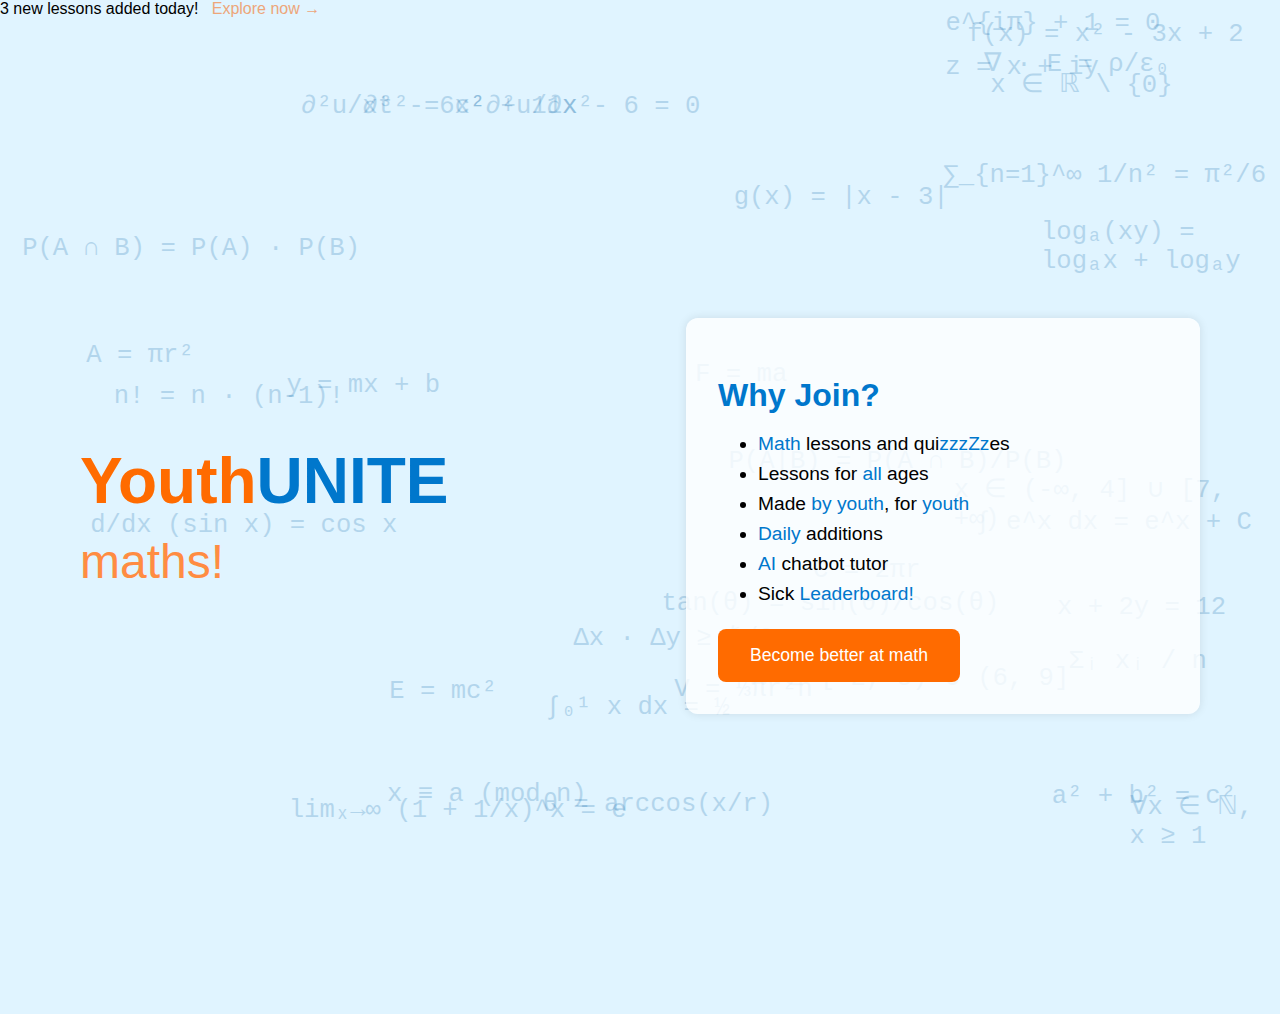
<file: templates/index.html>
<!DOCTYPE html>
<html lang="en">
<head>
  <meta charset="UTF-8" />
  <meta name="viewport" content="width=device-width, initial-scale=1.0"/>
  <title>YouthUNITE Maths</title>
  <link rel="stylesheet" href="/static/css/index.css">
  <link rel="stylesheet" href="/static/css/selection.css">
</head>
<body>
  <div class="top-banner">
    3 new lessons added today! &nbsp; <a href="/view" class="explore-link" style="text-decoration: none; color:#eda67a;">Explore now &rarr;</a>
</div>

  <div class="container">
    <div class="left">
      <div class="title">
        <span class="youth">Youth</span><span class="unite">UNITE</span>
      </div>
      <div class="maths">maths!</div>
    </div>

    <div class="right">
      <h2>Why Join?</h2>
      <ul class="stats">
        <li><span style="color: #0077cc;">Math</span> lessons and qui<span style="color: #0077cc;">zzzZz</span>es</li>
        <li>Lessons for <span style="color: #0077cc;">all</span> ages</li>
        <li>Made <span style="color: #0077cc;">by youth</span>, for <span style="color: #0077cc;">youth</span></li>
        <li><span style="color: #0077cc;">Daily</span> additions</li>
        <li><span style="color: #0077cc;">AI</span> chatbot tutor</li>
        <li>Sick <span style="color: #0077cc;">Leaderboard!</span></li>
      </ul>
      <button class="cta-button" onclick="window.location.href='/view'">
  Become better at math
</button>


    </div>
    

  </div>
  
  <script src="/static/js/index.js"></script>
</body>
</html>
</file>
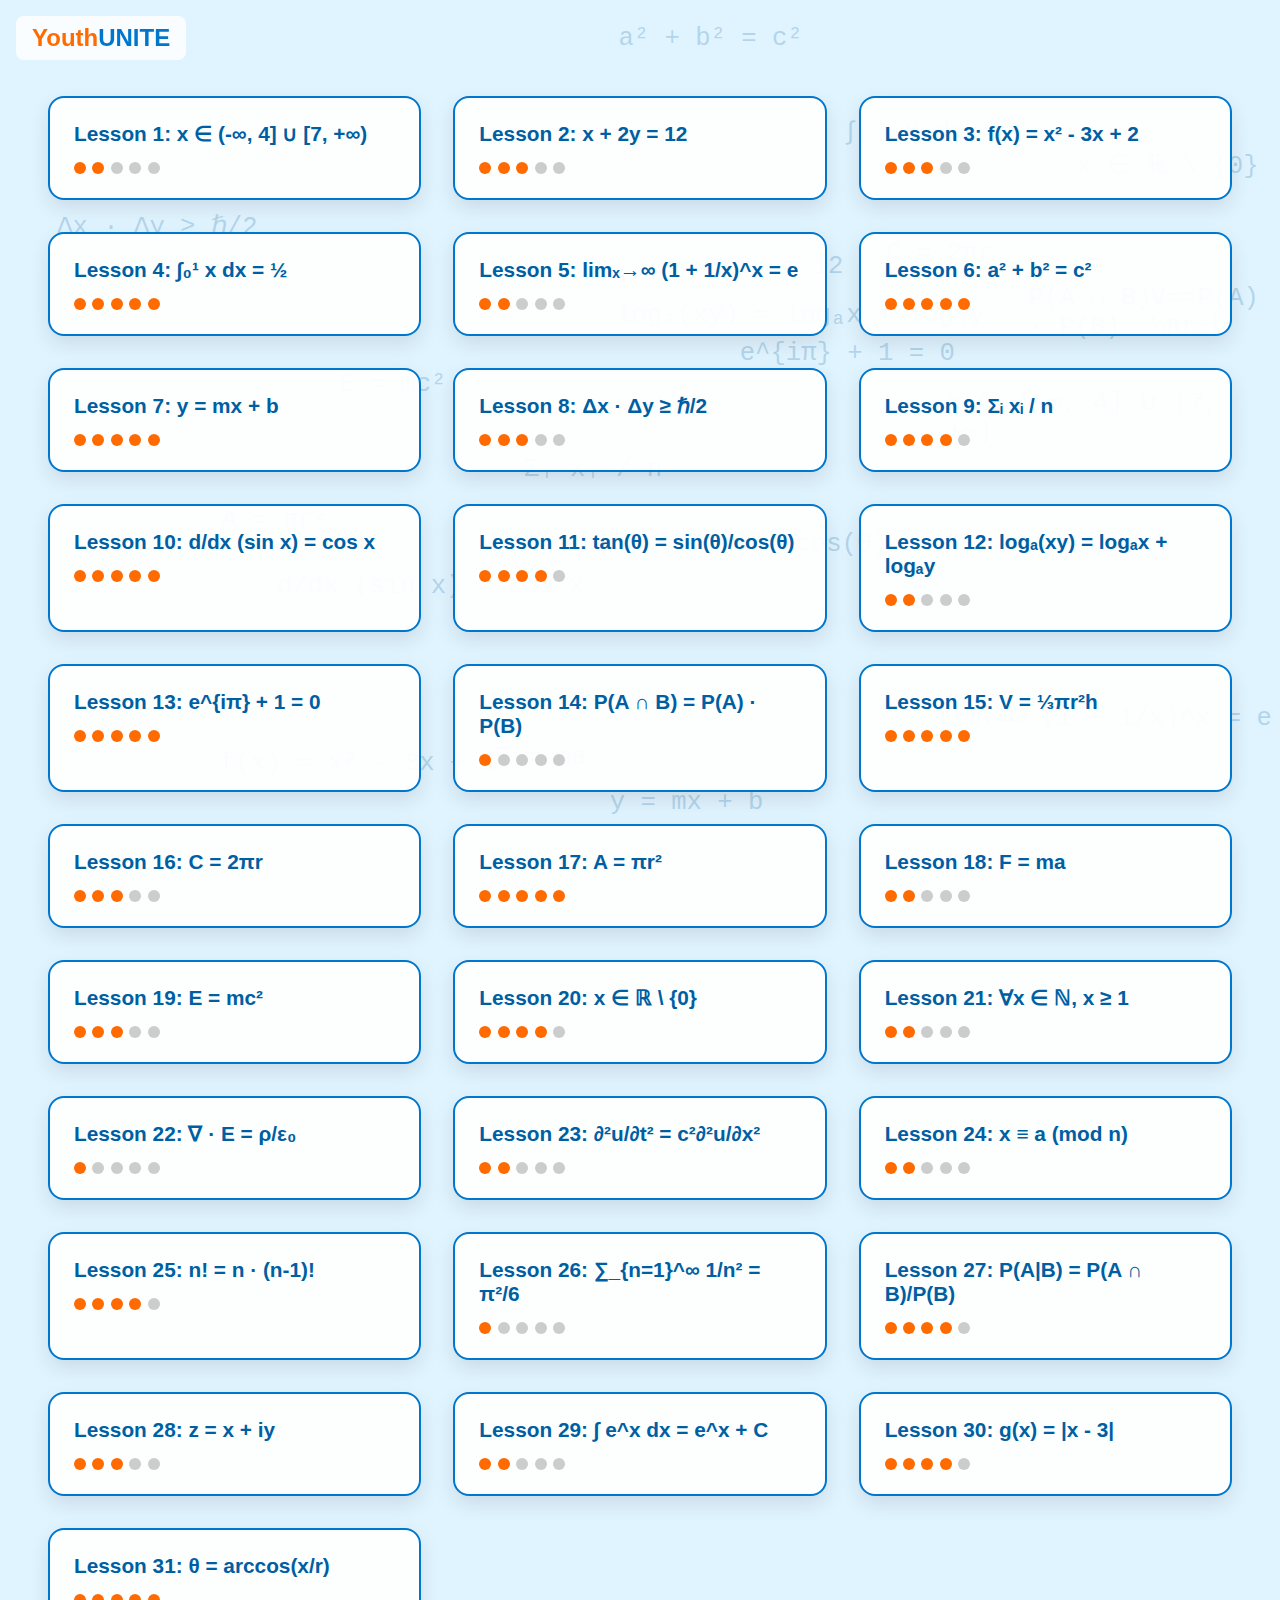
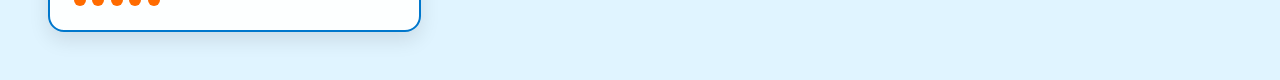
<file: templates/view.html>
<!DOCTYPE html>
<html lang="en">
<head>
  <meta charset="UTF-8" />
  <meta name="viewport" content="width=device-width, initial-scale=1.0"/>
  <title>YouthUNITE Maths Lessons</title>
  <link rel="stylesheet" href="/static/css/view.css">
</head>
<body>
  <div class="logo" style="cursor: pointer;" onclick="window.location.href='/'"><span style="color: #ff6b00;">Youth</span><span style="color: #0077cc;">UNITE</span></div>

  <div class="lesson-grid" id="lessonGrid" style="cursor: pointer;"></div>

  
  
  <!--
  <footer>
    <p>
      <a href="https://github.com/youthunite/maths" target="_blank">Open on GitHub</a> &nbsp;|&nbsp;
      <a href="https://youthunite.online" target="_blank">Go back to home</a>
    </p>
  </footer>
-->
    <script src="/static/js/view.js"></script>
</body>
</html>
</file>
<file: static/css/index.css>
body {
  margin: 0;
  padding: 0;
  font-family: 'Segoe UI', sans-serif;
  background: #e0f4ff;
  overflow: hidden;
}
.container {
  display: flex;
  justify-content: space-between;
  align-items: center;
  height: 100vh;
  padding: 3rem 5rem;
  position: relative;
  z-index: 1;
}
.left {
  flex: 1;
  z-index: 2;
}
.title {
  font-size: 4rem;
  font-weight: bold;
}
.title .youth {
  color: #ff6b00;
}
.title .unite {
  color: #0077cc;
}
.maths {
  font-family: 'Comic Sans MS', cursive, sans-serif;
  font-size: 3rem;
  color: #ff8c42;
  animation: bounce 2s infinite;
  margin-top: 1rem;
}
@keyframes bounce {
  0%, 100% { transform: translateY(0) rotate(-5deg); }
  50% { transform: translateY(-10px) rotate(-5deg); }
}
.right {
  flex: 1;
  background: #ffffffcc;
  border-radius: 12px;
  padding: 2rem;
  box-shadow: 0 0 10px rgba(0,0,0,0.1);
  max-width: 450px;
  z-index: 2;
}
.right h2 {
  color: #0077cc;
  font-size: 2rem;
  margin-bottom: 1rem;
}
.stats {
  font-size: 1.2rem;
  margin-bottom: 1.5rem;
}
.stats li {
  margin: 0.5rem 0;
}
.cta-button {
  background-color: #ff6b00;
  color: white;
  border: none;
  padding: 1rem 2rem;
  font-size: 1.1rem;
  border-radius: 8px;
  cursor: pointer;
  transition: background-color 0.3s ease;
}
.cta-button:hover {
  background-color: #e65c00;
}
.equation {
  position: absolute;
  font-size: 1.6rem;
  font-family: 'Courier New', monospace;
  color: #005fa3;
  opacity: 0.2;
  pointer-events: auto;
  animation: float 12s infinite ease-in-out;
  transition: all 0.3s ease;
}

.equation:hover {
  opacity: 1;
  color: #ff6b00;
  transform: scale(1.2) rotate(2deg);
  z-index: 3;
  background: #ffffffaa;
  padding: 0.2rem 0.5rem;
  border-radius: 6px;
}

@keyframes float {
  0% { transform: translateY(0); }
  50% { transform: translateY(-40px); }
  100% { transform: translateY(0); }
}
@media (max-width: 768px) {
  .container {
    flex-direction: column;
    padding: 2rem;
  }
  .right {
    margin-top: 2rem;
    width: 100%;
  }
  .title {
    font-size: 3rem;
  }
  .maths {
    font-size: 2.5rem;
  }
}
</file>
<file: static/css/selection.css>
::selection {
  background-color: #eda67a;
  color: #000000;           
}

::-moz-selection {
  background-color: #eda67a;
  color: #000000;
}
</file>
<file: static/css/view.css>
body {
  margin: 0;
  padding: 0;
  font-family: 'Segoe UI', sans-serif;
  background: #e0f4ff;
  overflow-x: hidden;
}
.equation {
  position: absolute;
  font-size: 1.6rem;
  font-family: 'Courier New', monospace;
  color: #005fa3;
  opacity: 0.2;
  pointer-events: none;
  animation: float 12s infinite ease-in-out;
}
@keyframes float {
  0% { transform: translateY(0); }
  50% { transform: translateY(-40px); }
  100% { transform: translateY(0); }
}
.logo {
  position: fixed;
  top: 1rem;
  left: 1rem;
  font-size: 1.5rem;
  font-weight: bold;
  background: #ffffffcc;
  padding: 0.5rem 1rem;
  border-radius: 8px;
  z-index: 10;
}
.lesson-grid {
  display: grid;
  grid-template-columns: repeat(auto-fill, minmax(280px, 1fr));
  gap: 2rem;
  padding: 6rem 3rem 3rem;
  z-index: 2;
  position: relative;
}
.lesson-card {
  background: #ffffffee;
  border: 2px solid #0077cc;
  border-radius: 16px;
  padding: 1.5rem;
  box-shadow: 0 8px 20px rgba(0,0,0,0.1);
  transition: transform 0.3s ease, box-shadow 0.3s ease;
}
.lesson-card:hover {
  transform: scale(1.03);
  box-shadow: 0 12px 30px rgba(0,0,0,0.2);
  z-index: 3;
}
.lesson-title {
  font-size: 1.3rem;
  font-weight: bold;
  color: #005fa3;
  margin-bottom: 1rem;
}
.rating {
  display: flex;
  gap: 0.4rem;
}
.dot {
  width: 12px;
  height: 12px;
  border-radius: 50%;
  background: #ccc;
}
.dot.active {
  background: #ff6b00;
}
footer {
  text-align: center;
  padding: 1rem;
  font-size: 0.95rem;
  color: #666;
  background: transparent;
  z-index: 2;
  position: relative;
}
footer a {
  color: #888;
  text-decoration: none;
  transition: color 0.3s ease;
}
footer a:hover {
  text-decoration: underline;
}
</file>
